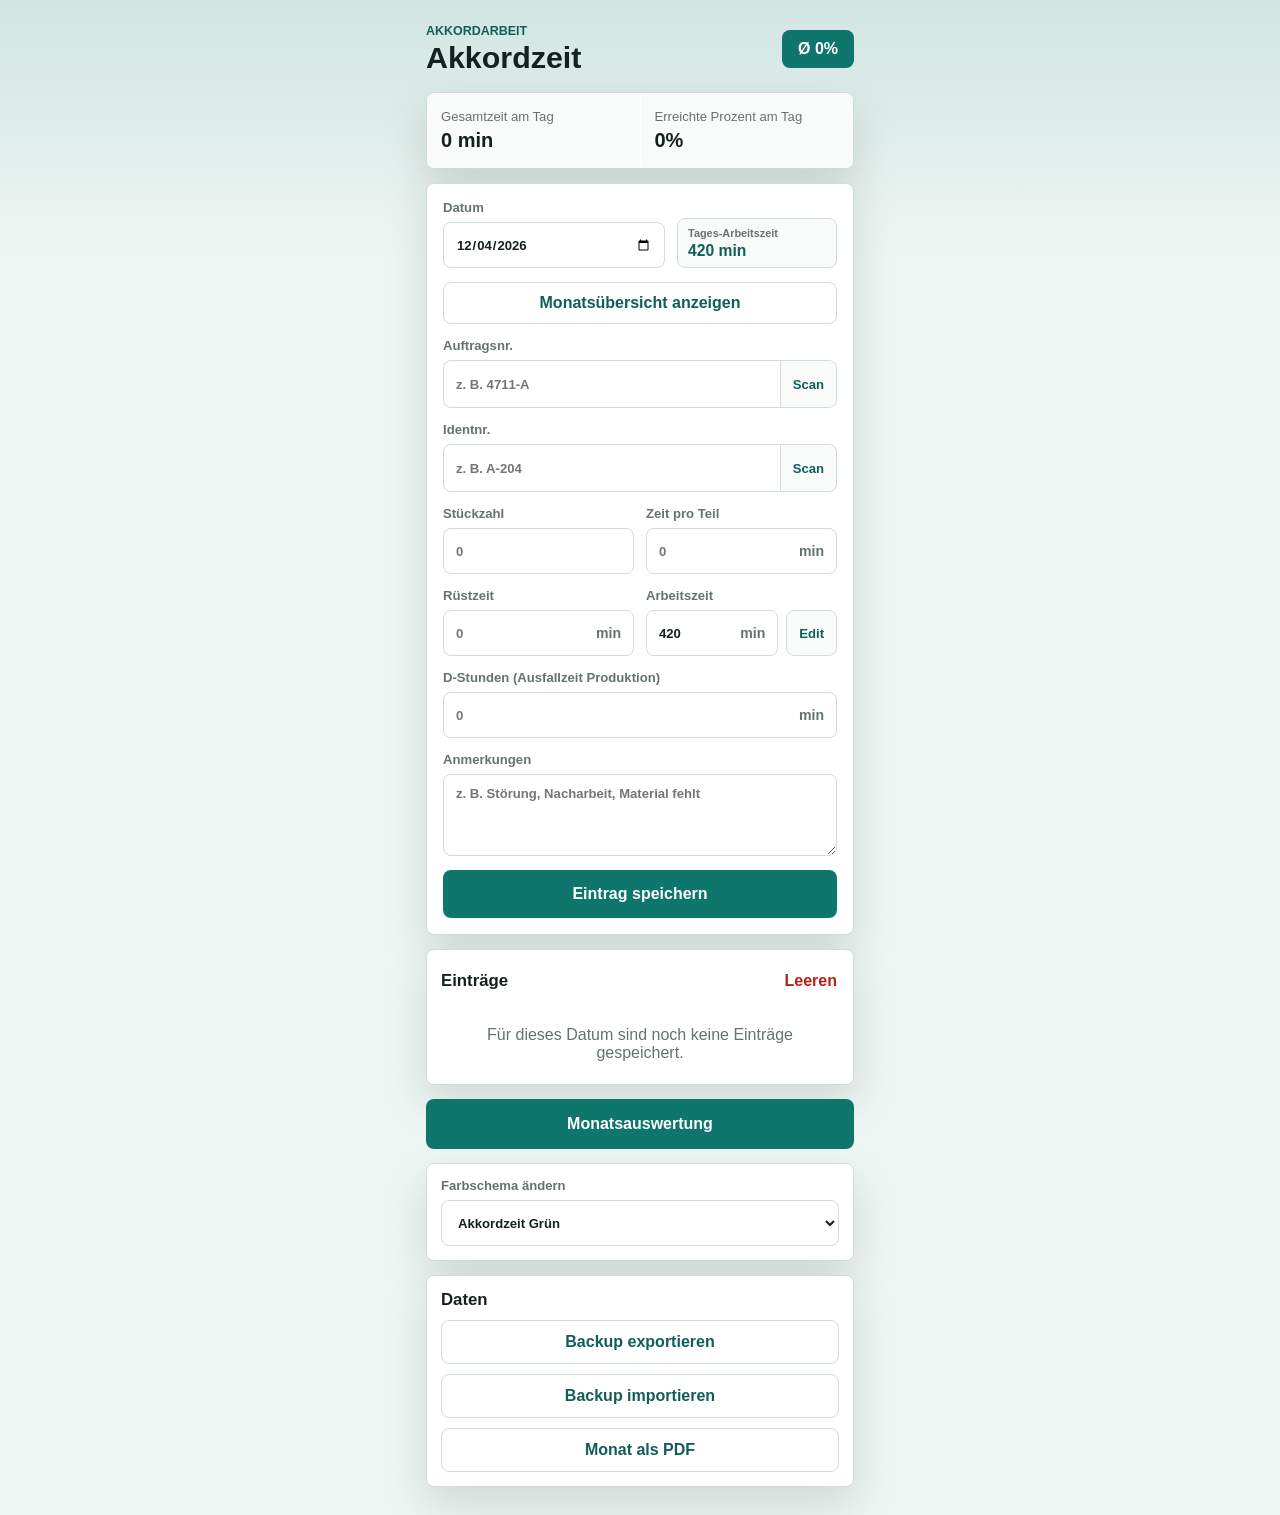
<file: index.html>
<!doctype html>
<html lang="de">
  <head>
    <meta charset="utf-8">
    <meta name="viewport" content="width=device-width, initial-scale=1">
    <meta name="theme-color" content="#0f766e">
    <title>Akkordzeit</title>
    <link rel="manifest" href="manifest.webmanifest">
    <link rel="icon" type="image/png" sizes="192x192" href="icon-192.png">
    <link rel="apple-touch-icon" sizes="180x180" href="apple-touch-icon.png">
    <link rel="stylesheet" href="styles.css">
  </head>
  <body>
    <main class="app-shell">
      <header class="topbar">
        <div>
          <p class="eyebrow">Akkordarbeit</p>
          <h1>Akkordzeit</h1>
        </div>
        <output id="statusBadge" class="status-badge">Ø 0%</output>
      </header>

      <section class="summary" aria-label="Berechnung">
        <div>
          <span>Gesamtzeit am Tag</span>
          <strong id="totalTime">0 min</strong>
        </div>
        <div>
          <span>Erreichte Prozent am Tag</span>
          <strong id="percentage">0%</strong>
        </div>
      </section>

      <form id="workForm" class="entry-form">
        <div class="date-line">
          <label>
            Datum
            <input id="date" name="date" type="date" required>
          </label>
          <output id="dailyAvailableTime" class="daily-available-time">
            <span>Tages-Arbeitszeit</span>
            <strong>420 min</strong>
          </output>
        </div>

        <button type="button" id="calendarToggle" class="calendar-toggle" aria-expanded="false" aria-controls="calendarPanel">
          Monatsübersicht anzeigen
        </button>

        <section id="calendarPanel" class="calendar-panel is-collapsed" aria-label="Monatsübersicht">
          <div class="calendar-header">
            <button type="button" id="previousMonth" class="calendar-nav" aria-label="Vorheriger Monat">‹</button>
            <strong id="calendarTitle">Monat</strong>
            <button type="button" id="nextMonth" class="calendar-nav" aria-label="Nächster Monat">›</button>
          </div>
          <div class="calendar-weekdays" aria-hidden="true">
            <span>Mo</span>
            <span>Di</span>
            <span>Mi</span>
            <span>Do</span>
            <span>Fr</span>
            <span>Sa</span>
            <span>So</span>
          </div>
          <div id="calendarGrid" class="calendar-grid"></div>
        </section>

        <label>
          Auftragsnr.
          <div class="scan-input">
            <input id="orderNumber" name="orderNumber" type="text" autocomplete="off" placeholder="z. B. 4711-A">
            <button type="button" class="scan-button" data-scan-target="orderNumber" aria-label="Auftragsnr. scannen">Scan</button>
          </div>
        </label>

        <label>
          Identnr.
          <div class="scan-input">
            <input id="identNumber" name="identNumber" type="text" autocomplete="off" placeholder="z. B. A-204">
            <button type="button" class="scan-button" data-scan-target="identNumber" aria-label="Identnr. scannen">Scan</button>
          </div>
        </label>

        <div class="field-row">
          <label>
            Stückzahl
            <input id="quantity" name="quantity" type="number" min="0" step="1" inputmode="numeric" placeholder="0">
          </label>

          <label>
            Zeit pro Teil
            <div class="unit-input">
              <input id="timePerPart" name="timePerPart" type="number" min="0" step="0.01" inputmode="decimal" placeholder="0">
              <span>min</span>
            </div>
          </label>
        </div>

        <div class="field-row">
          <label>
            Rüstzeit
            <div class="unit-input">
              <input id="setupTime" name="setupTime" type="number" min="0" step="0.01" inputmode="decimal" placeholder="0">
              <span>min</span>
            </div>
          </label>

          <label>
            Arbeitszeit
            <div class="available-time-control">
              <div class="unit-input">
                <input id="availableTime" name="availableTime" type="number" min="0" step="1" inputmode="numeric" value="420">
                <span>min</span>
              </div>
              <button type="button" id="applyAvailableTimeToDay" class="field-action">Edit</button>
            </div>
          </label>
        </div>

        <label>
          D-Stunden (Ausfallzeit Produktion)
          <div class="unit-input">
            <input id="downtime" name="downtime" type="number" min="0" step="0.01" inputmode="decimal" placeholder="0">
            <span>min</span>
          </div>
        </label>

        <label>
          Anmerkungen
          <textarea id="notes" name="notes" rows="3" placeholder="z. B. Störung, Nacharbeit, Material fehlt"></textarea>
        </label>

        <button type="button" id="saveEntry" class="primary-action">Eintrag speichern</button>
      </form>

      <section class="history-section" aria-label="Gespeicherte Einträge">
        <div class="section-heading">
          <h2>Einträge</h2>
          <button type="button" id="clearEntries" class="text-action">Leeren</button>
        </div>
        <ol id="entryList" class="entry-list"></ol>
      </section>

      <a id="monthlyOverviewLink" class="monthly-overview-link" href="monthly.html">Monatsauswertung</a>

      <section class="theme-section" aria-label="Farbschema ändern">
        <label>
          Farbschema ändern
          <select id="colorSchemeSelect" name="colorScheme"></select>
        </label>
      </section>

      <section class="tools-section" aria-label="Daten und Export">
        <div class="section-heading">
          <h2>Daten</h2>
        </div>
        <div class="action-grid">
          <button type="button" id="exportBackup" class="secondary-action">Backup exportieren</button>
          <button type="button" id="importBackup" class="secondary-action">Backup importieren</button>
          <button type="button" id="exportMonthPdf" class="secondary-action">Monat als PDF</button>
        </div>
        <input id="backupFile" class="file-import" type="file" accept="application/json,.json">
      </section>

    </main>

    <section id="printReport" class="print-report" aria-label="Monatsbericht"></section>

    <dialog id="scannerDialog" class="scanner-dialog">
      <div class="scanner-box">
        <div class="scanner-heading">
          <h2 id="scannerTitle">Barcode scannen</h2>
          <button type="button" id="closeScanner" class="scanner-close" aria-label="Scanner schließen">×</button>
        </div>
        <div class="scanner-view">
          <video id="scannerVideo" autoplay muted playsinline></video>
          <div class="scanner-frame"></div>
        </div>
        <p id="scannerStatus" class="scanner-status">Kamera wird gestartet...</p>
        <div id="scannerResult" class="scanner-result is-hidden">
          <label>
            Erkanntes Ergebnis
            <input id="scannerResultValue" type="text" readonly>
          </label>
          <div class="scanner-actions">
            <button type="button" id="rescanBarcode" class="secondary-action">Erneut scannen</button>
            <button type="button" id="confirmBarcode" class="primary-action">Übernehmen</button>
          </div>
        </div>
      </div>
    </dialog>

    <dialog id="noteEditorDialog" class="editor-dialog">
      <div class="editor-box">
        <div class="scanner-heading">
          <h2>Anmerkung bearbeiten</h2>
          <button type="button" id="closeNoteEditor" class="scanner-close" aria-label="Bearbeiten schließen">×</button>
        </div>
        <label>
          Anmerkung
          <textarea id="noteEditorValue" rows="5" placeholder="Anmerkung eingeben"></textarea>
        </label>
        <div class="editor-actions">
          <button type="button" id="cancelNoteEdit" class="secondary-action">Abbrechen</button>
          <button type="button" id="saveNoteEdit" class="primary-action">Speichern</button>
        </div>
      </div>
    </dialog>

    <script src="theme.js"></script>
    <script src="vendor/zxing-browser.min.js"></script>
    <script src="app.js"></script>
  </body>
</html>
</file>
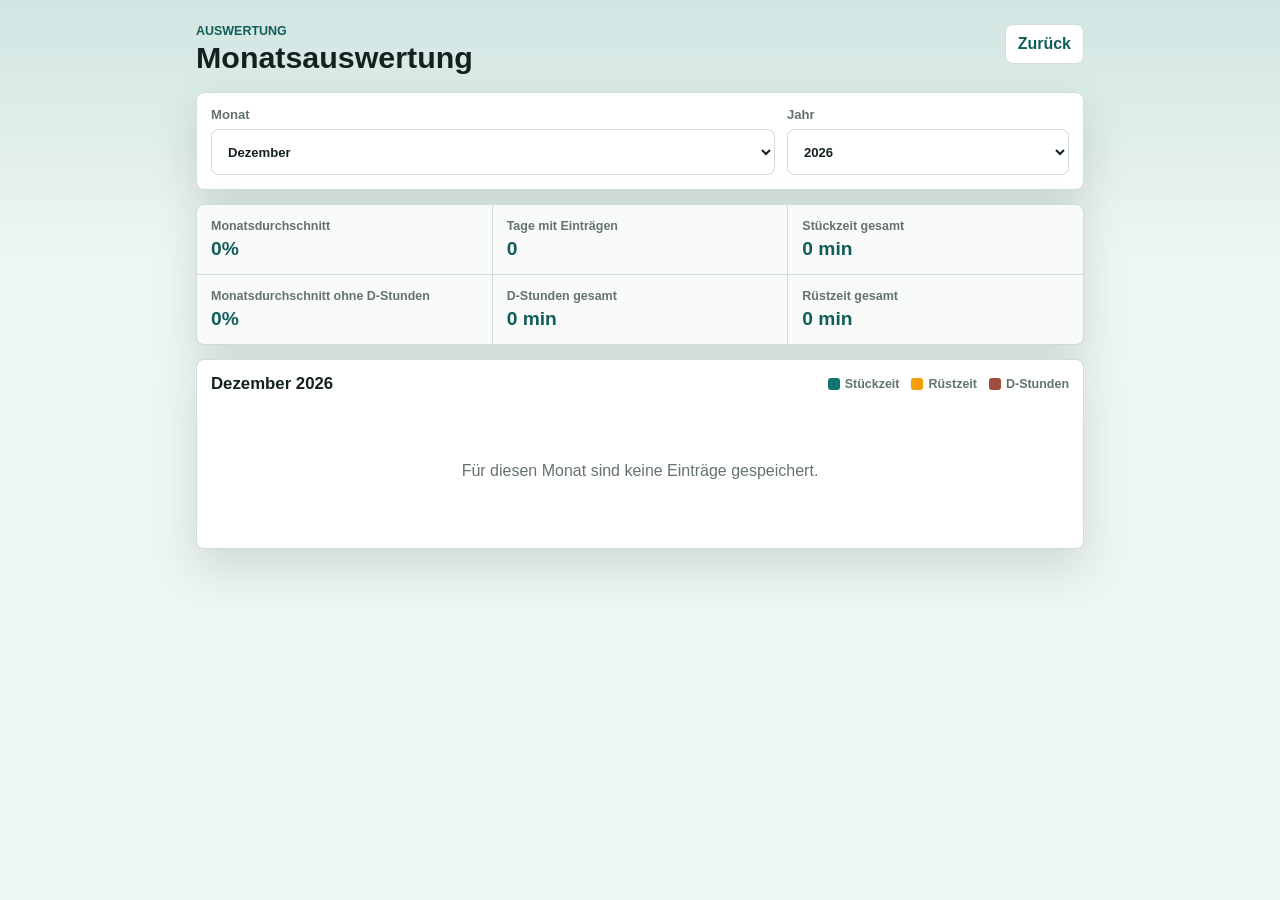
<file: monthly.html>
<!doctype html>
<html lang="de">
  <head>
    <meta charset="utf-8">
    <meta name="viewport" content="width=device-width, initial-scale=1">
    <meta name="theme-color" content="#0f766e">
    <title>Monatsauswertung – Akkordzeit</title>
    <link rel="manifest" href="manifest.webmanifest">
    <link rel="icon" type="image/png" sizes="192x192" href="icon-192.png">
    <link rel="apple-touch-icon" sizes="180x180" href="apple-touch-icon.png">
    <link rel="stylesheet" href="styles.css">
  </head>
  <body>
    <main class="app-shell monthly-page">
      <header class="topbar monthly-topbar">
        <div>
          <p class="eyebrow">Auswertung</p>
          <h1>Monatsauswertung</h1>
        </div>
        <a id="backToApp" class="back-link" href="index.html">Zurück</a>
      </header>

      <section class="month-controls" aria-label="Zeitraum auswählen">
        <label>
          Monat
          <select id="monthSelect"></select>
        </label>
        <label>
          Jahr
          <select id="yearSelect"></select>
        </label>
      </section>

      <section class="month-summary" aria-label="Monatswerte">
        <div class="summary-average">
          <span>Monatsdurchschnitt</span>
          <strong id="monthAverage">0%</strong>
        </div>
        <div class="summary-average-without-downtime">
          <span>Monatsdurchschnitt ohne D-Stunden</span>
          <strong id="monthAverageWithoutDowntime">0%</strong>
        </div>
        <div class="summary-active-days">
          <span>Tage mit Einträgen</span>
          <strong id="activeDays">0</strong>
        </div>
        <div class="summary-production-time">
          <span>Stückzeit gesamt</span>
          <strong id="productionTimeTotal">0 min</strong>
        </div>
        <div class="summary-setup-time">
          <span>Rüstzeit gesamt</span>
          <strong id="setupTimeTotal">0 min</strong>
        </div>
        <div class="summary-downtime">
          <span>D-Stunden gesamt</span>
          <strong id="downtimeTotal">0 min</strong>
        </div>
      </section>

      <section class="chart-section" aria-label="Säulendiagramm">
        <div class="chart-heading">
          <h2 id="chartTitle">Tagesleistung</h2>
          <div class="chart-legend" aria-label="Legende">
            <span class="legend-item"><span class="legend-swatch legend-production"></span>Stückzeit</span>
            <span class="legend-item"><span class="legend-swatch legend-setup"></span>Rüstzeit</span>
            <span class="legend-item"><span class="legend-swatch legend-downtime"></span>D-Stunden</span>
          </div>
        </div>
        <div id="chartContent"></div>
      </section>
    </main>

    <script src="theme.js"></script>
    <script src="monthly.js"></script>
  </body>
</html>
</file>
<file: styles.css>
:root {
  color-scheme: light;
  --bg: #eef6f3;
  --panel: #ffffff;
  --text: #14211f;
  --muted: #64736f;
  --line: #cfddd8;
  --brand: #0f766e;
  --brand-strong: #115e59;
  --brand-soft: rgba(15, 118, 110, 0.13);
  --focus: rgba(15, 118, 110, 0.16);
  --accent: #f59e0b;
  --accent-soft: #fff4d6;
  --accent-text: #6f4b00;
  --downtime: #9f4b3f;
  --danger: #b42318;
  --shadow: 0 18px 45px rgba(20, 33, 31, 0.14);
}

:root[data-theme="blue"] {
  --bg: #eef4ff;
  --panel: #ffffff;
  --text: #122033;
  --muted: #667085;
  --line: #cdd7e8;
  --brand: #2563eb;
  --brand-strong: #1d4ed8;
  --brand-soft: rgba(37, 99, 235, 0.13);
  --focus: rgba(37, 99, 235, 0.16);
  --accent: #f59e0b;
  --accent-soft: #fff4d6;
  --accent-text: #6f4b00;
  --downtime: #9f4b3f;
  --danger: #b42318;
  --shadow: 0 18px 45px rgba(18, 32, 51, 0.13);
}

:root[data-theme="graphite"] {
  --bg: #f1f5f4;
  --panel: #ffffff;
  --text: #18212b;
  --muted: #667085;
  --line: #d1d9dd;
  --brand: #334155;
  --brand-strong: #1f2937;
  --brand-soft: rgba(51, 65, 85, 0.13);
  --focus: rgba(51, 65, 85, 0.16);
  --accent: #0f766e;
  --accent-soft: #dff5ef;
  --accent-text: #115e59;
  --downtime: #a54836;
  --danger: #b42318;
  --shadow: 0 18px 45px rgba(24, 33, 43, 0.13);
}

:root[data-theme="wine"] {
  --bg: #fff1f4;
  --panel: #ffffff;
  --text: #2b151c;
  --muted: #76616a;
  --line: #e8cbd4;
  --brand: #9f1239;
  --brand-strong: #881337;
  --brand-soft: rgba(159, 18, 57, 0.13);
  --focus: rgba(159, 18, 57, 0.16);
  --accent: #f59e0b;
  --accent-soft: #fff4d6;
  --accent-text: #6f4b00;
  --downtime: #7f1d1d;
  --danger: #b42318;
  --shadow: 0 18px 45px rgba(43, 21, 28, 0.13);
}

:root[data-theme="forest"] {
  --bg: #edf7ef;
  --panel: #ffffff;
  --text: #14231a;
  --muted: #607067;
  --line: #c9dece;
  --brand: #166534;
  --brand-strong: #14532d;
  --brand-soft: rgba(22, 101, 52, 0.13);
  --focus: rgba(22, 101, 52, 0.16);
  --accent: #d97706;
  --accent-soft: #fff1d6;
  --accent-text: #704200;
  --downtime: #9f4b3f;
  --danger: #b42318;
  --shadow: 0 18px 45px rgba(20, 35, 26, 0.13);
}

:root[data-theme="violet"] {
  --bg: #f5f1ff;
  --panel: #ffffff;
  --text: #241a32;
  --muted: #6d637a;
  --line: #d9cfea;
  --brand: #7c3aed;
  --brand-strong: #6d28d9;
  --brand-soft: rgba(124, 58, 237, 0.13);
  --focus: rgba(124, 58, 237, 0.16);
  --accent: #14b8a6;
  --accent-soft: #dff8f5;
  --accent-text: #0f766e;
  --downtime: #a54836;
  --danger: #b42318;
  --shadow: 0 18px 45px rgba(36, 26, 50, 0.13);
}

:root[data-theme="amber"] {
  --bg: #fff7ed;
  --panel: #ffffff;
  --text: #2b2116;
  --muted: #74695d;
  --line: #ead7c4;
  --brand: #b45309;
  --brand-strong: #92400e;
  --brand-soft: rgba(180, 83, 9, 0.13);
  --focus: rgba(180, 83, 9, 0.16);
  --accent: #0f766e;
  --accent-soft: #dff5ef;
  --accent-text: #115e59;
  --downtime: #9f4b3f;
  --danger: #b42318;
  --shadow: 0 18px 45px rgba(43, 33, 22, 0.13);
}

* {
  box-sizing: border-box;
}

body {
  margin: 0;
  min-height: 100vh;
  background:
    linear-gradient(180deg, var(--brand-soft), transparent 260px),
    var(--bg);
  color: var(--text);
  font-family: Arial, Helvetica, sans-serif;
}

button,
input,
select,
textarea {
  font: inherit;
}

.app-shell {
  width: min(100%, 460px);
  min-height: 100vh;
  margin: 0 auto;
  padding: 20px 16px 28px;
}

.topbar {
  display: flex;
  align-items: center;
  justify-content: space-between;
  gap: 16px;
  padding: 4px 0 18px;
}

.eyebrow {
  margin: 0 0 3px;
  color: var(--brand-strong);
  font-size: 0.78rem;
  font-weight: 700;
  text-transform: uppercase;
}

h1,
h2,
p {
  margin: 0;
}

h1 {
  font-size: 1.9rem;
  line-height: 1.1;
}

h2 {
  font-size: 1.05rem;
}

.status-badge {
  flex: 0 0 auto;
  min-width: 72px;
  padding: 10px 12px;
  border-radius: 8px;
  background: var(--brand);
  color: #fff;
  font-weight: 800;
  text-align: center;
}

.summary,
.entry-form,
.history-section,
.theme-section,
.tools-section {
  border: 1px solid var(--line);
  border-radius: 8px;
  background: var(--panel);
  box-shadow: var(--shadow);
}

.summary {
  display: grid;
  grid-template-columns: 1fr 1fr;
  gap: 1px;
  overflow: hidden;
  margin-bottom: 14px;
}

.summary div {
  display: grid;
  gap: 5px;
  padding: 16px 14px;
  background: #f8fbfa;
}

.summary span,
label,
.entry-meta {
  color: var(--muted);
  font-size: 0.82rem;
}

.summary strong {
  font-size: 1.25rem;
}

.entry-form {
  display: grid;
  gap: 14px;
  padding: 16px;
}

label {
  display: grid;
  gap: 7px;
  font-weight: 700;
}

input {
  width: 100%;
  min-height: 46px;
  border: 1px solid var(--line);
  border-radius: 8px;
  background: #fff;
  color: var(--text);
  padding: 11px 12px;
  outline: none;
}

select {
  width: 100%;
  min-height: 46px;
  border: 1px solid var(--line);
  border-radius: 8px;
  background: #fff;
  color: var(--text);
  padding: 11px 12px;
  outline: none;
}

textarea {
  width: 100%;
  min-height: 82px;
  resize: vertical;
  border: 1px solid var(--line);
  border-radius: 8px;
  background: #fff;
  color: var(--text);
  padding: 11px 12px;
  outline: none;
}

input:focus,
select:focus,
textarea:focus {
  border-color: var(--brand);
  box-shadow: 0 0 0 3px var(--focus);
}

.scan-input {
  display: grid;
  grid-template-columns: 1fr auto;
  align-items: center;
  border: 1px solid var(--line);
  border-radius: 8px;
  background: #fff;
}

.scan-input:focus-within {
  border-color: var(--brand);
  box-shadow: 0 0 0 3px var(--focus);
}

.scan-input input {
  border: 0;
  box-shadow: none;
}

.scan-button {
  align-self: stretch;
  border: 0;
  border-left: 1px solid var(--line);
  border-radius: 0 8px 8px 0;
  background: #f8fbfa;
  color: var(--brand-strong);
  cursor: pointer;
  font-weight: 800;
  padding: 0 12px;
}

.field-row {
  display: grid;
  grid-template-columns: 1fr 1fr;
  gap: 12px;
}

.date-line {
  display: grid;
  grid-template-columns: minmax(0, 1fr) minmax(118px, 0.72fr);
  gap: 12px;
  align-items: end;
}

.daily-available-time {
  display: grid;
  gap: 4px;
  min-height: 46px;
  border: 1px solid var(--line);
  border-radius: 8px;
  background: #f8fbfa;
  color: var(--muted);
  padding: 8px 10px;
}

.daily-available-time span {
  font-size: 0.68rem;
  font-weight: 800;
}

.daily-available-time strong {
  color: var(--brand-strong);
  font-size: 0.98rem;
  line-height: 1.05;
}

.calendar-panel {
  display: grid;
  gap: 10px;
  border: 1px solid var(--line);
  border-radius: 8px;
  padding: 12px;
  background: #f8fbfa;
}

.calendar-toggle {
  min-height: 42px;
  border: 1px solid var(--line);
  border-radius: 8px;
  background: #fff;
  color: var(--brand-strong);
  cursor: pointer;
  font-weight: 800;
}

.calendar-panel.is-collapsed {
  display: none;
}

.calendar-header,
.calendar-weekdays,
.calendar-grid {
  display: grid;
  grid-template-columns: repeat(7, 1fr);
  gap: 6px;
}

.calendar-header {
  grid-template-columns: 40px 1fr 40px;
  align-items: center;
}

.calendar-header strong {
  text-align: center;
  text-transform: capitalize;
}

.calendar-nav,
.calendar-day {
  border: 1px solid var(--line);
  border-radius: 8px;
  background: #fff;
  color: var(--text);
  cursor: pointer;
  font-weight: 800;
}

.calendar-nav {
  min-height: 36px;
  font-size: 1.2rem;
}

.calendar-weekdays span {
  color: var(--muted);
  font-size: 0.72rem;
  font-weight: 800;
  text-align: center;
}

.calendar-day,
.calendar-spacer {
  aspect-ratio: 1;
  min-width: 0;
}

.calendar-day.has-entries {
  border-color: var(--accent);
  background: var(--accent-soft);
  color: var(--accent-text);
}

.calendar-day.is-selected {
  border-color: var(--brand);
  background: var(--brand);
  color: #fff;
}

.unit-input {
  display: grid;
  grid-template-columns: 1fr auto;
  align-items: center;
  border: 1px solid var(--line);
  border-radius: 8px;
  background: #fff;
}

.unit-input:focus-within {
  border-color: var(--brand);
  box-shadow: 0 0 0 3px var(--focus);
}

.unit-input input {
  min-height: 44px;
  border: 0;
  box-shadow: none;
}

.unit-input span {
  padding-right: 12px;
  color: var(--muted);
  font-size: 0.88rem;
}

.available-time-control {
  display: grid;
  grid-template-columns: minmax(0, 1fr) auto;
  gap: 8px;
}

.primary-action,
.text-action {
  border: 0;
  border-radius: 8px;
  cursor: pointer;
  font-weight: 800;
}

.primary-action {
  min-height: 48px;
  background: var(--brand);
  color: #fff;
}

.primary-action:active {
  background: var(--brand-strong);
}

.history-section,
.theme-section,
.tools-section {
  margin-top: 14px;
  padding: 14px;
}

.theme-section label {
  color: var(--muted);
}

.section-heading {
  display: flex;
  align-items: center;
  justify-content: space-between;
  gap: 12px;
  margin-bottom: 10px;
}

.text-action {
  background: transparent;
  color: var(--danger);
  padding: 8px 2px;
}

.action-grid {
  display: grid;
  grid-template-columns: 1fr;
  gap: 10px;
}

.secondary-action {
  min-height: 44px;
  border: 1px solid var(--line);
  border-radius: 8px;
  background: #fff;
  color: var(--brand-strong);
  cursor: pointer;
  font-weight: 800;
}

.field-action {
  min-height: 46px;
  border: 1px solid var(--line);
  border-radius: 8px;
  background: #f8fbfa;
  color: var(--brand-strong);
  cursor: pointer;
  font-size: 0.82rem;
  font-weight: 800;
  padding: 8px 12px;
}

.monthly-overview-link {
  display: grid;
  place-items: center;
  min-height: 50px;
  margin-top: 14px;
  border-radius: 8px;
  background: var(--brand);
  color: #fff;
  font-weight: 800;
  text-decoration: none;
}

.monthly-page {
  width: min(100%, 920px);
}

.monthly-topbar {
  align-items: flex-start;
}

.back-link {
  display: grid;
  place-items: center;
  min-height: 40px;
  border: 1px solid var(--line);
  border-radius: 8px;
  background: #fff;
  color: var(--brand-strong);
  font-weight: 800;
  padding: 0 12px;
  text-decoration: none;
}

.month-controls,
.chart-section {
  border: 1px solid var(--line);
  border-radius: 8px;
  background: var(--panel);
  box-shadow: var(--shadow);
}

.month-controls {
  display: grid;
  grid-template-columns: 2fr 1fr;
  gap: 12px;
  padding: 14px;
}

.month-controls select {
  width: 100%;
  min-height: 46px;
  border: 1px solid var(--line);
  border-radius: 8px;
  background: #fff;
  color: var(--text);
  padding: 10px 12px;
}

.month-summary {
  display: grid;
  grid-template-columns: repeat(3, 1fr);
  gap: 1px;
  overflow: hidden;
  margin: 14px 0;
  border: 1px solid var(--line);
  border-radius: 8px;
  background: var(--line);
  box-shadow: var(--shadow);
}

.month-summary div {
  display: grid;
  gap: 5px;
  background: #f8fbfa;
  padding: 14px;
}

.month-summary span {
  color: var(--muted);
  font-size: 0.78rem;
  font-weight: 700;
}

.month-summary strong {
  color: var(--brand-strong);
  font-size: 1.2rem;
}

.summary-average {
  grid-column: 1;
  grid-row: 1;
}

.summary-average-without-downtime {
  grid-column: 1;
  grid-row: 2;
}

.summary-active-days {
  grid-column: 2;
  grid-row: 1;
}

.summary-downtime {
  grid-column: 2;
  grid-row: 2;
}

.summary-production-time {
  grid-column: 3;
  grid-row: 1;
}

.summary-setup-time {
  grid-column: 3;
  grid-row: 2;
}

.chart-section {
  padding: 14px;
}

.chart-heading {
  display: flex;
  align-items: center;
  justify-content: space-between;
  gap: 14px;
  margin-bottom: 14px;
}

.chart-legend {
  display: flex;
  flex-wrap: wrap;
  gap: 12px;
  color: var(--muted);
  font-size: 0.78rem;
  font-weight: 700;
}

.legend-item {
  display: inline-flex;
  align-items: center;
  gap: 5px;
}

.legend-swatch {
  width: 12px;
  height: 12px;
  border-radius: 3px;
}

.legend-production {
  background: var(--brand);
}

.legend-setup {
  background: var(--accent);
}

.legend-downtime {
  background: var(--downtime);
}

.chart-scroll {
  overflow-x: auto;
  padding: 24px 4px 4px;
}

.bar-chart {
  display: flex;
  align-items: flex-end;
  gap: 10px;
  min-width: max-content;
  height: 310px;
  border-bottom: 1px solid var(--line);
  background: repeating-linear-gradient(
    to top,
    transparent 0,
    transparent 59px,
    rgba(207, 221, 216, 0.65) 60px
  );
  padding: 0 10px;
}

.chart-column {
  display: grid;
  grid-template-rows: 1fr auto;
  width: 48px;
  height: 100%;
}

.bar-area {
  position: relative;
  display: flex;
  flex-direction: column;
  justify-content: flex-end;
  min-height: 0;
}

.bar-value {
  position: absolute;
  bottom: calc(var(--bar-height) + 5px);
  left: 50%;
  color: var(--brand-strong);
  font-size: 0.72rem;
  font-weight: 800;
  transform: translateX(-50%);
  white-space: nowrap;
}

.stacked-bar {
  display: flex;
  flex-direction: column;
  width: 32px;
  height: var(--bar-height);
  min-height: 2px;
  margin: 0 auto;
  overflow: hidden;
  border-radius: 5px 5px 0 0;
  background: #e4eeeb;
}

.bar-production {
  flex: 0 0 auto;
  background: var(--brand);
}

.bar-setup,
.bar-downtime {
  flex: 0 0 auto;
}

.bar-setup {
  background: var(--accent);
}

.bar-downtime {
  background: var(--downtime);
}

.bar-date {
  min-height: 34px;
  padding-top: 7px;
  color: var(--muted);
  font-size: 0.72rem;
  font-weight: 800;
  text-align: center;
}

.chart-empty {
  padding: 54px 12px;
  color: var(--muted);
  text-align: center;
}

.file-import,
.print-report {
  display: none;
}

.scanner-dialog {
  width: min(92vw, 430px);
  border: 0;
  border-radius: 8px;
  padding: 0;
  background: transparent;
}

.scanner-dialog::backdrop {
  background: rgba(20, 33, 31, 0.58);
}

.scanner-box {
  display: grid;
  gap: 12px;
  border-radius: 8px;
  background: var(--panel);
  padding: 14px;
}

.scanner-heading {
  display: flex;
  align-items: center;
  justify-content: space-between;
  gap: 12px;
}

.scanner-close {
  width: 38px;
  height: 38px;
  border: 0;
  border-radius: 8px;
  background: #fee4e2;
  color: var(--danger);
  cursor: pointer;
  font-size: 1.35rem;
  font-weight: 800;
}

.scanner-view {
  position: relative;
  overflow: hidden;
  border-radius: 8px;
  background: #14211f;
  aspect-ratio: 4 / 3;
}

.scanner-view video {
  width: 100%;
  height: 100%;
  object-fit: cover;
}

.scanner-frame {
  position: absolute;
  inset: 28% 10%;
  border: 3px solid var(--accent);
  border-radius: 8px;
  box-shadow: 0 0 0 999px rgba(20, 33, 31, 0.28);
}

.scanner-status {
  color: var(--muted);
  font-size: 0.9rem;
}

.scanner-result {
  display: grid;
  gap: 12px;
  border-top: 1px solid var(--line);
  padding-top: 12px;
}

.scanner-result.is-hidden {
  display: none;
}

.scanner-result input {
  color: var(--brand-strong);
  font-size: 1.08rem;
  font-weight: 800;
}

.scanner-actions {
  display: grid;
  grid-template-columns: 1fr 1fr;
  gap: 10px;
}

.entry-list {
  display: grid;
  gap: 10px;
  margin: 0;
  padding: 0;
  list-style: none;
}

.entry-card {
  position: relative;
  display: grid;
  gap: 8px;
  border: 1px solid var(--line);
  border-radius: 8px;
  padding: 12px;
  background: #fbfdfc;
}

.entry-title {
  display: flex;
  justify-content: space-between;
  align-items: flex-start;
  gap: 10px;
  font-weight: 800;
}

.entry-head {
  display: grid;
  gap: 3px;
  min-width: 0;
}

.entry-ident {
  color: var(--text);
  font-size: 1.08rem;
  line-height: 1.15;
  overflow-wrap: anywhere;
}

.entry-order {
  color: var(--muted);
  font-size: 0.85rem;
  font-weight: 700;
  overflow-wrap: anywhere;
}

.entry-percent {
  flex: 0 0 auto;
  color: var(--brand-strong);
}

.entry-note {
  border-left: 3px solid var(--accent);
  padding-left: 9px;
  color: var(--text);
  font-size: 0.9rem;
}

.entry-downtime-title {
  color: var(--downtime);
  font-size: 1.08rem;
}

.entry-downtime-value {
  color: var(--text);
  font-size: 1rem;
  font-weight: 800;
}

.entry-actions {
  display: flex;
  justify-content: flex-end;
  gap: 8px;
  border-top: 1px solid var(--line);
  padding-top: 8px;
}

.edit-entry,
.delete-entry {
  border: 0;
  border-radius: 8px;
  cursor: pointer;
  font-size: 0.78rem;
  font-weight: 800;
  padding: 7px 8px;
}

.edit-entry {
  background: #dff5ef;
  color: var(--brand-strong);
}

.delete-entry {
  background: #fee4e2;
  color: var(--danger);
}

.editor-dialog {
  width: min(92vw, 430px);
  border: 0;
  border-radius: 8px;
  padding: 0;
  background: transparent;
}

.editor-dialog::backdrop {
  background: rgba(20, 33, 31, 0.58);
}

.editor-box {
  display: grid;
  gap: 14px;
  border-radius: 8px;
  background: var(--panel);
  padding: 14px;
}

.editor-actions {
  display: grid;
  grid-template-columns: 1fr 1fr;
  gap: 10px;
}

.empty-state {
  padding: 18px 4px 8px;
  color: var(--muted);
  text-align: center;
}

@media (max-width: 360px) {
  .app-shell {
    padding-inline: 12px;
  }

  .field-row,
  .date-line,
  .summary {
    grid-template-columns: 1fr;
  }

  .calendar-panel {
    padding: 10px;
  }

  .calendar-header,
  .calendar-weekdays,
  .calendar-grid {
    gap: 4px;
  }

  .scan-button {
    padding: 0 9px;
  }
}

@media (max-width: 600px) {
  .month-summary {
    grid-template-columns: 1fr;
  }

  .summary-average,
  .summary-average-without-downtime,
  .summary-active-days,
  .summary-downtime,
  .summary-production-time,
  .summary-setup-time {
    grid-column: auto;
    grid-row: auto;
  }

  .chart-heading {
    align-items: flex-start;
    flex-direction: column;
  }
}

@media print {
  @page {
    margin: 10mm;
  }

  body {
    background: #fff;
    color: #14211f;
  }

  .app-shell {
    display: none;
  }

  .print-report {
    display: block;
    padding: 0;
    font-family: Arial, Helvetica, sans-serif;
  }

  .report-header {
    margin-bottom: 7mm;
    border-radius: 4mm;
    background: #0f766e;
    color: #fff;
    padding: 7mm;
  }

  .report-header h1 {
    margin: 0;
    font-size: 20pt;
    line-height: 1.1;
  }

  .report-header p {
    margin: 2mm 0 0;
    font-size: 11pt;
    font-weight: 700;
    text-transform: capitalize;
  }

  .report-summary {
    display: grid;
    grid-template-columns: repeat(4, 1fr);
    gap: 3mm;
    margin-bottom: 8mm;
  }

  .report-summary div {
    border: 1px solid #cfddd8;
    border-radius: 3mm;
    background: #f8fbfa;
    padding: 3mm;
  }

  .report-summary span {
    display: block;
    color: #64736f;
    font-size: 8pt;
    font-weight: 700;
  }

  .report-summary strong {
    display: block;
    margin-top: 1mm;
    color: #115e59;
    font-size: 13pt;
  }

  .print-report table {
    width: 100%;
    border-collapse: collapse;
    font-size: 8pt;
  }

  .print-report th,
  .print-report td {
    border: 1px solid #cfddd8;
    padding: 2mm;
    text-align: left;
    vertical-align: top;
  }

  .print-report th {
    background: #115e59;
    color: #fff;
    font-weight: 700;
  }

  .report-day-total {
    background: #fff4d6;
    color: #14211f;
    font-weight: 700;
  }
}
</file>
